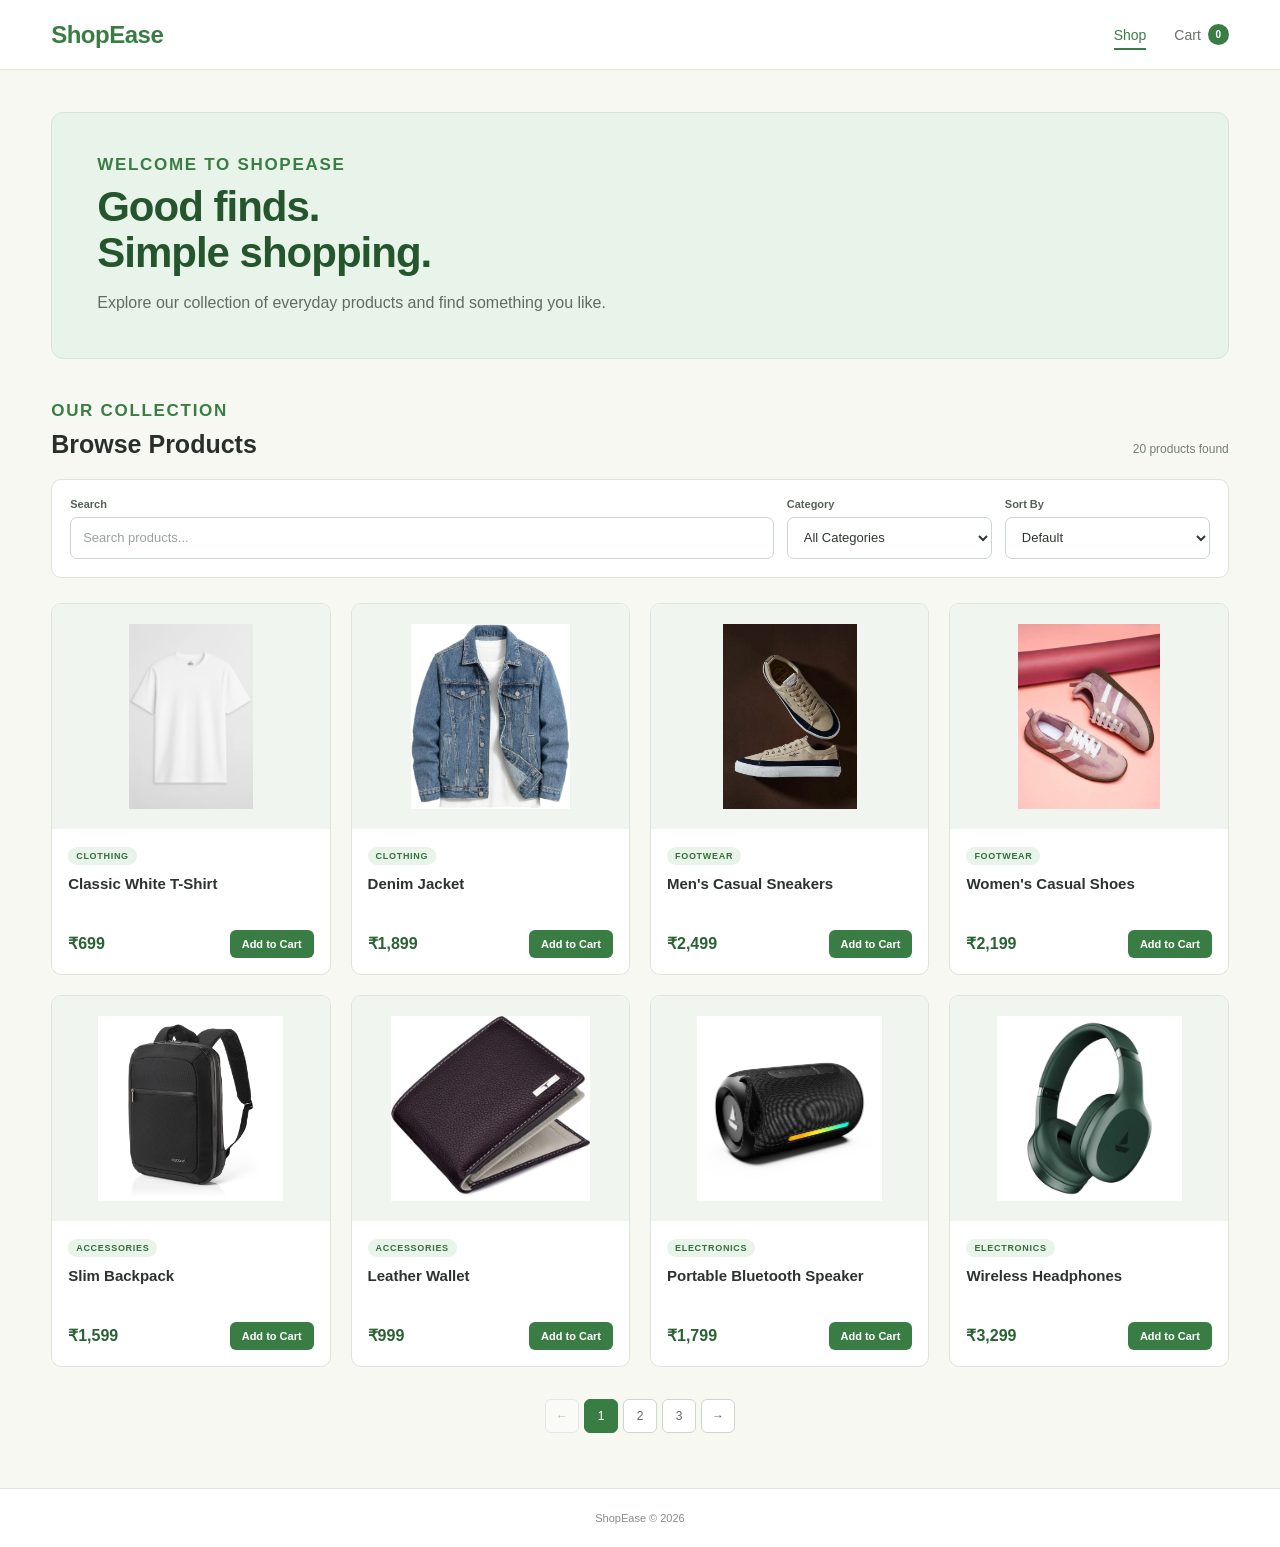
<file: index.html>
<!DOCTYPE html>
<html lang="en">
<head>
    <meta charset="UTF-8">
    <meta name="viewport" content="width=device-width, initial-scale=1.0">
    <title>ShopEase - Online Store</title>
    <link rel="stylesheet" href="css/style.css">
</head>

<body>

    <header class="navbar">
        <div class="nav-container">
            <a href="index.html" class="logo">ShopEase</a>

            <nav class="nav-links">
                <a href="index.html" class="active">Shop</a>
                <a href="cart.html" class="cart-link">
                    Cart
                    <span id="cartCount">0</span>
                </a>
            </nav>
        </div>
    </header>

    <main class="container">

        <section class="hero">
            <div class="hero-content">
                <p class="eyebrow">WELCOME TO SHOPEASE</p>

                <h1>Good finds.<br>Simple shopping.</h1>

                <p class="hero-text">
                    Explore our collection of everyday products and find
                    something you like.
                </p>
            </div>
        </section>

        <section class="catalog-section">

            <div class="catalog-heading">
                <div>
                    <p class="eyebrow">OUR COLLECTION</p>
                    <h2>Browse Products</h2>
                </div>

                <p id="resultCount">Loading products...</p>
            </div>

            <div class="catalog-controls">

                <div class="search-box">
                    <label for="searchInput">Search</label>
                    <input
                        type="text"
                        id="searchInput"
                        placeholder="Search products..."
                        autocomplete="off"
                    >
                </div>
            
                <div class="category-box">
                    <label for="categoryFilter">Category</label>
                    <select id="categoryFilter">
                        <option value="all">All Categories</option>
                    </select>
                </div>

                <div class="sort-box">
                    <label for="sortSelect">Sort By</label>
                    <select id="sortSelect">
                        <option value="default">Default</option>
                        <option value="price-asc">Price: Low to High</option>
                        <option value="price-desc">Price: High to Low</option>
                        <option value="name-asc">Name: A to Z</option>
                        <option value="name-desc">Name: Z to A</option>
                    </select>
                </div>

            </div>

            <div class="product-grid" id="productGrid">
            </div>

            <div class="empty-state" id="emptyState" hidden>
                <h2>No products found</h2>
                <p>Try changing your search or category filter.</p>
            </div>

            <nav
                class="pagination"
                id="pagination"
                aria-label="Product pagination">
            </nav>

        </section>

    </main>

    <footer class="footer">
        <p>ShopEase &copy; 2026</p>
    </footer>

    <script src="js/products.js"></script>

</body>
</html>
</file>
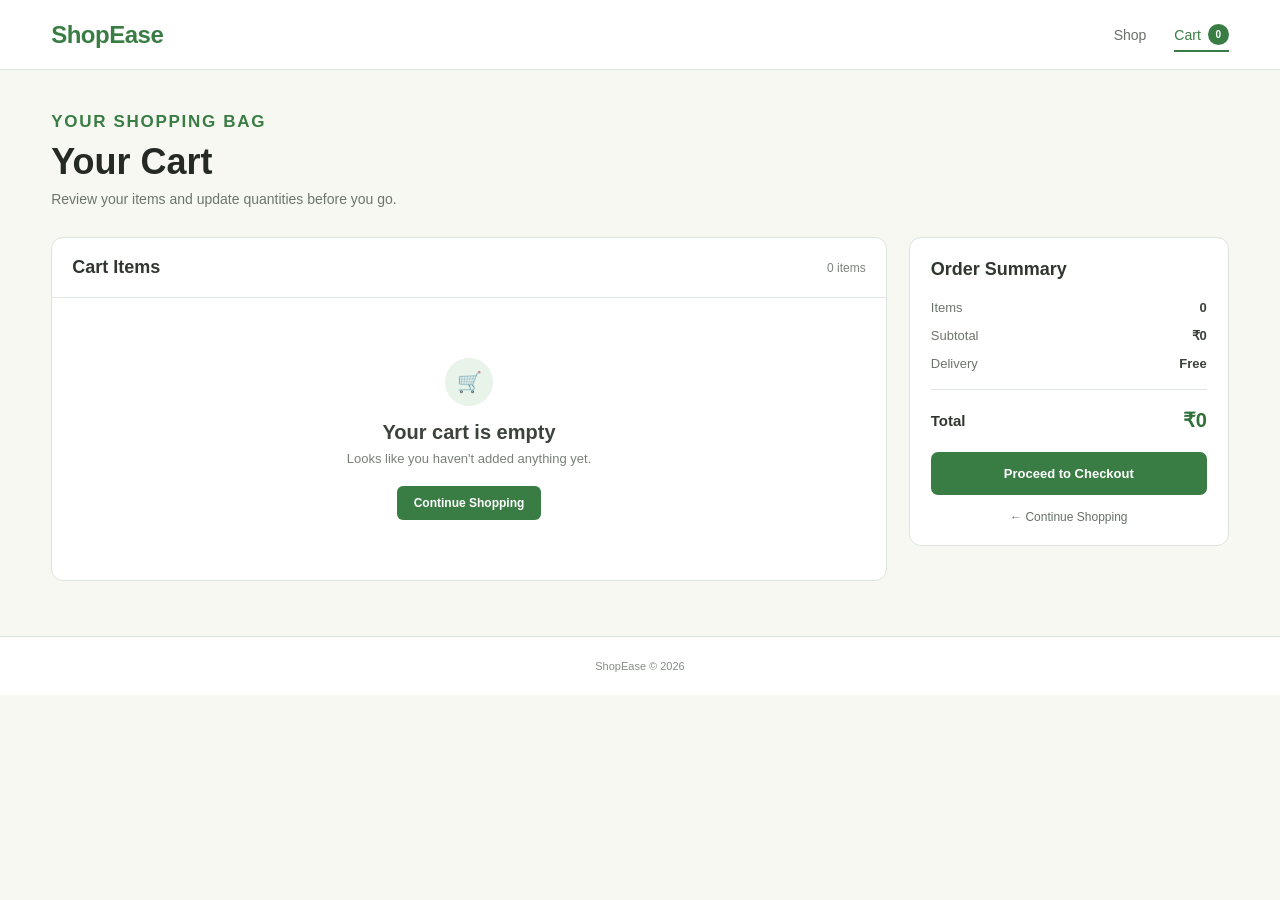
<file: cart.html>
<!DOCTYPE html>
<html lang="en">
<head>
    <meta charset="UTF-8">
    <meta name="viewport" content="width=device-width, initial-scale=1.0">
    <title>Your Cart - ShopEase</title>
    <link rel="stylesheet" href="css/style.css">
</head>

<body>

    <header class="navbar">
        <div class="nav-container">
            <a href="index.html" class="logo">ShopEase</a>

            <nav class="nav-links">
                <a href="index.html">Shop</a>
                <a href="cart.html" class="cart-link active">
                    Cart
                    <span id="cartCount">0</span>
                </a>
            </nav>
        </div>
    </header>

    <main class="container">

        <section class="cart-header">
            <p class="eyebrow">YOUR SHOPPING BAG</p>
            <h1>Your Cart</h1>
            <p class="cart-subtitle">
                Review your items and update quantities before you go.
            </p>
        </section>

        <section class="cart-layout">

            <div class="cart-items-section">

                <div class="cart-items-header">
                    <h2>Cart Items</h2>
                    <span id="cartItemCount">0 items</span>
                </div>

                <div id="cartItems">
                </div>

                <div class="empty-cart" id="emptyCart" hidden>
                    <div class="empty-cart-icon">🛒</div>
                    <h2>Your cart is empty</h2>
                    <p>
                        Looks like you haven't added anything yet.
                    </p>
                    <a href="index.html" class="continue-shopping">
                        Continue Shopping
                    </a>
                </div>

            </div>

            <aside class="cart-summary">

                <h2>Order Summary</h2>

                <div class="summary-row">
                    <span>Items</span>
                    <span id="summaryItemCount">0</span>
                </div>

                <div class="summary-row">
                    <span>Subtotal</span>
                    <span id="cartSubtotal">$0.00</span>
                </div>

                <div class="summary-row">
                    <span>Delivery</span>
                    <span>Free</span>
                </div>

                <div class="summary-divider"></div>

                <div class="summary-total">
                    <span>Total</span>
                    <span id="cartTotal">$0.00</span>
                </div>

                <button id="checkoutBtn" class="checkout-btn">
                    Proceed to Checkout
                </button>

                <a href="index.html" class="continue-shopping-link">
                    ← Continue Shopping
                </a>

            </aside>

        </section>

    </main>

    <footer class="footer">
        <p>ShopEase &copy; 2026</p>
    </footer>

    <script src="js/cart.js"></script>

</body>
</html>
</file>
<file: css/style.css>
* {
    margin: 0;
    padding: 0;
    box-sizing: border-box;
}

body {
    font-family: Arial, Helvetica, sans-serif;
    background: #f7f8f2;
    color: #252a25;
    min-height: 100vh;
}

a {
    text-decoration: none;
    color: inherit;
}

button,
input,
select {
    font: inherit;
}

.navbar {
    position: sticky;
    top: 0;
    z-index: 1000;
    background: #ffffff;
    border-bottom: 1px solid #dce5dc;
}
.nav-container {
    width: 92%;
    max-width: 1200px;
    min-height: 68px;
    margin: 0 auto;
    display: flex;
    align-items: center;
    justify-content: space-between;
}

.logo {
    color: #3a7d44;
    font-size: 24px;
    font-weight: 700;
    letter-spacing: -0.5px;
}

.nav-links {
    display: flex;
    align-items: center;
    gap: 28px;
}

.nav-links a {
    position: relative;
    color: #667066;
    font-size: 14px;
    padding: 24px 0;
}

.nav-links a:hover,
.nav-links a.active {
    color: #3a7d44;
}

.nav-links a.active::after {
    content: "";
    position: absolute;
    left: 0;
    right: 0;
    bottom: 17px;
    height: 2px;
    background: #3a7d44;
}

.cart-link {
    display: flex;
    align-items: center;
    gap: 7px;
}

#cartCount {
    min-width: 21px;
    height: 21px;
    padding: 0 5px;
    display: inline-flex;
    align-items: center;
    justify-content: center;
    border-radius: 50%;
    background: #3a7d44;
    color: #ffffff;
    font-size: 10px;
    font-weight: 700;
}

.container {
    width: 92%;
    max-width: 1200px;
    margin: 0 auto;
    padding: 42px 0 55px;
}

.hero {
    padding: 42px 45px;
    margin-bottom: 42px;
    border-radius: 12px;
    background: #e8f3e9;
    border: 1px solid #d4e5d6;
}

.eyebrow {
    margin-bottom: 9px;
    color: #3a7d44;
    font-size: 17px;
    font-weight: 700;
    letter-spacing: 1.7px;
}

.hero h1 {
    color: #24552d;
    font-size: 42px;
    line-height: 1.1;
    letter-spacing: -1px;
}

.hero-text {
    max-width: 520px;
    margin-top: 14px;
    color: #5f6d61;
    font-size: 16px;
    line-height: 1.6;
}

.catalog-section {
    width: 100%;
}

.catalog-heading {
    display: flex;
    align-items: flex-end;
    justify-content: space-between;
    gap: 20px;
    margin-bottom: 20px;
}

.catalog-heading h2 {
    color: #292f2a;
    font-size: 25px;
}

#resultCount {
    color: #747d75;
    font-size: 12px;
    padding-bottom: 3px;
}

.catalog-controls {
    display: grid;
    grid-template-columns: minmax(0, 1fr) 205px 205px;
    gap: 13px;
    padding: 18px;
    margin-bottom: 25px;
    background: #ffffff;
    border: 1px solid #dce5dc;
    border-radius: 10px;
}

.catalog-controls label {
    display: block;
    margin-bottom: 7px;
    color: #566057;
    font-size: 11px;
    font-weight: 700;
}

.catalog-controls input,
.catalog-controls select {
    width: 100%;
    height: 42px;
    padding: 0 12px;
    border: 1px solid #ccd7cd;
    border-radius: 7px;
    outline: none;
    background: #ffffff;
    color: #303730;
    font-size: 13px;
}

.catalog-controls input::placeholder {
    color: #9aa29b;
}

.catalog-controls input:focus,
.catalog-controls select:focus {
    border-color: #3a7d44;
    box-shadow: 0 0 0 3px #e8f3e9;
}

.product-grid {
    display: grid;
    grid-template-columns: repeat(4, 1fr);
    gap: 20px;
}

.product-card {
    overflow: hidden;
    background: #ffffff;
    border: 1px solid #dce5dc;
    border-radius: 10px;
    transition: transform 0.2s ease, box-shadow 0.2s ease;
}

.product-card:hover {
    transform: translateY(-3px);
    box-shadow: 0 7px 18px rgba(47, 85, 52, 0.1);
}

.product-image-link {
    display: block;
    overflow: hidden;
    background: #f1f5ef;
}

.product-image {
    width: 100%;
    height: 225px;
    display: block;
    padding: 20px;
    object-fit: contain;
    transition: transform 0.25s ease;
}

.product-card:hover .product-image {
    transform: scale(1.04);
}

.product-info {
    padding: 16px;
}

.product-category {
    display: inline-block;
    margin-bottom: 8px;
    padding: 4px 8px;
    border-radius: 20px;
    background: #e8f3e9;
    color: #35703d;
    font-size: 9px;
    font-weight: 700;
    letter-spacing: 0.7px;
    text-transform: uppercase;
}

.product-name {
    display: block;
    min-height: 42px;
    color: #2c322d;
    font-size: 15px;
    font-weight: 600;
    line-height: 1.4;
}

.product-name:hover {
    color: #3a7d44;
}

.product-bottom {
    display: flex;
    align-items: center;
    justify-content: space-between;
    gap: 9px;
    margin-top: 15px;
}

.product-price {
    color: #2b6233;
    font-size: 16px;
    font-weight: 700;
}

.add-cart-btn {
    border: 0;
    border-radius: 6px;
    padding: 8px 12px;
    background: #3a7d44;
    color: #ffffff;
    font-size: 11px;
    font-weight: 700;
    cursor: pointer;
    transition: background 0.2s ease, transform 0.2s ease;
}

.add-cart-btn:hover {
    background: #2f7139;
    transform: translateY(-1px);
}

.pagination {
    display: flex;
    justify-content: center;
    align-items: center;
    gap: 5px;
    margin-top: 32px;
}

.pagination button {
    min-width: 34px;
    height: 34px;
    padding: 0 9px;
    border: 1px solid #ccd7cd;
    border-radius: 6px;
    background: #ffffff;
    color: #5f695f;
    cursor: pointer;
    font-size: 12px;
}

.pagination button:hover {
    border-color: #3a7d44;
    color: #3a7d44;
}

.pagination button.active {
    border-color: #3a7d44;
    background: #3a7d44;
    color: #ffffff;
}

.pagination button:disabled {
    opacity: 0.45;
    cursor: not-allowed;
}

.empty-state {
    padding: 65px 20px;
    border: 1px solid #dce5dc;
    border-radius: 10px;
    background: #ffffff;
    text-align: center;
}

.empty-state h2 {
    margin-bottom: 8px;
    color: #39423a;
    font-size: 21px;
}

.empty-state p {
    color: #788078;
    font-size: 13px;
}

.footer {
    padding: 23px;
    border-top: 1px solid #dce5dc;
    background: #ffffff;
    text-align: center;
}

.footer p {
    color: #858d86;
    font-size: 11px;
}

@media (max-width: 1050px) {
    .product-grid {
        grid-template-columns: repeat(3, 1fr);
    }

    .catalog-controls {
        grid-template-columns: 1fr 1fr;
    }

    .search-box {
        grid-column: 1 / -1;
    }
}

@media (max-width: 720px) {
    .nav-container {
        width: 94%;
    }

    .container {
        width: 94%;
        padding-top: 32px;
    }

    .hero {
        padding: 34px 28px;
    }

    .hero h1 {
        font-size: 34px;
    }

    .catalog-heading {
        align-items: flex-start;
        flex-direction: column;
        gap: 8px;
    }

    .product-grid {
        grid-template-columns: repeat(2, 1fr);
        gap: 15px;
    }

    .product-image {
        height: 195px;
        padding: 16px;
    }

    .catalog-controls {
        grid-template-columns: 1fr;
    }

    .search-box {
        grid-column: auto;
    }
}

@media (max-width: 470px) {
    .nav-container {
        min-height: 62px;
    }

    .logo {
        font-size: 21px;
    }

    .nav-links {
        gap: 15px;
    }

    .nav-links a {
        padding: 22px 0;
        font-size: 12px;
    }

    .nav-links a.active::after {
        bottom: 14px;
    }

    .container {
        padding-top: 28px;
    }

    .hero {
        padding: 30px 22px;
    }

    .hero h1 {
        font-size: 30px;
    }

    .product-grid {
        grid-template-columns: 1fr;
    }

    .product-image {
        height: 250px;
    }

    .product-info {
        padding: 15px;
    }
}

.back-link {
    display: inline-block;
    margin-bottom: 25px;
    color: #4f6853;
    font-size: 13px;
    font-weight: 600;
}

.back-link:hover {
    color: #3a7d44;
}

.product-details {
    display: grid;
    grid-template-columns: 1fr 1fr;
    gap: 45px;
    padding: 30px;
    background: #ffffff;
    border: 1px solid #dce5dc;
    border-radius: 12px;
}

.product-detail-image {
    min-height: 480px;
    display: flex;
    align-items: center;
    justify-content: center;
    border-radius: 10px;
    background: #f1f5ef;
}

.product-detail-image img {
    width: 100%;
    height: 440px;
    padding: 35px;
    object-fit: contain;
}

.product-detail-content {
    display: flex;
    flex-direction: column;
    justify-content: center;
    padding: 15px 10px;
}

.product-detail-category {
    display: inline-block;
    width: fit-content;
    margin-bottom: 12px;
    padding: 5px 10px;
    border-radius: 20px;
    background: #e8f3e9;
    color: #35703d;
    font-size: 10px;
    font-weight: 700;
    letter-spacing: 0.8px;
    text-transform: uppercase;
}

.product-detail-content h1 {
    max-width: 500px;
    color: #252a25;
    font-size: 34px;
    line-height: 1.2;
}

.product-detail-price {
    margin-top: 16px;
    color: #2f7139;
    font-size: 25px;
    font-weight: 700;
}

.product-divider {
    width: 100%;
    height: 1px;
    margin: 22px 0;
    background: #dce5dc;
}

.product-description {
    max-width: 520px;
    color: #687269;
    font-size: 14px;
    line-height: 1.7;
}

.detail-add-cart-btn {
    width: fit-content;
    margin-top: 25px;
    padding: 12px 24px;
    border: 0;
    border-radius: 7px;
    background: #3a7d44;
    color: #ffffff;
    font-size: 13px;
    font-weight: 700;
    cursor: pointer;
    transition: background 0.2s ease, transform 0.2s ease;
}

.detail-add-cart-btn:hover {
    background: #2f7139;
    transform: translateY(-1px);
}

.cart-message {
    min-height: 18px;
    margin-top: 10px;
    color: #3a7d44;
    font-size: 12px;
    font-weight: 600;
    opacity: 0;
    transition: opacity 0.2s ease;
}

.cart-message.show {
    opacity: 1;
}

.product-error {
    padding: 70px 20px;
    background: #ffffff;
    border: 1px solid #dce5dc;
    border-radius: 12px;
    text-align: center;
}

.product-error h2 {
    margin-bottom: 8px;
    color: #343b35;
    font-size: 23px;
}

.product-error p {
    margin-bottom: 20px;
    color: #737c74;
    font-size: 13px;
}

.back-to-shop {
    display: inline-block;
    padding: 10px 17px;
    border-radius: 6px;
    background: #3a7d44;
    color: #ffffff;
    font-size: 12px;
    font-weight: 700;
}

.back-to-shop:hover {
    background: #2f7139;
}

.cart-header {
    margin-bottom: 30px;
}

.cart-header h1 {
    color: #252a25;
    font-size: 36px;
}

.cart-subtitle {
    margin-top: 8px;
    color: #6d756c;
    font-size: 14px;
}

.cart-layout {
    display: grid;
    grid-template-columns: minmax(0, 1fr) 320px;
    align-items: start;
    gap: 22px;
}

.cart-items-section,
.cart-summary {
    background: #ffffff;
    border: 1px solid #dce5dc;
    border-radius: 12px;
}

.cart-items-header {
    display: flex;
    align-items: center;
    justify-content: space-between;
    padding: 19px 20px;
    border-bottom: 1px solid #e1e7e1;
}

.cart-items-header h2,
.cart-summary h2 {
    color: #303730;
    font-size: 18px;
}

#cartItemCount {
    color: #7b847c;
    font-size: 12px;
}

.cart-item {
    display: grid;
    grid-template-columns: 85px minmax(0, 1fr) auto;
    align-items: center;
    gap: 15px;
    padding: 17px 20px;
    border-bottom: 1px solid #e7ece7;
}

.cart-item:last-child {
    border-bottom: 0;
}

.cart-item-image {
    width: 85px;
    height: 85px;
    padding: 8px;
    border-radius: 8px;
    background: #f1f5ef;
    object-fit: contain;
}

.cart-item-info {
    min-width: 0;
}

.cart-item-category {
    display: block;
    margin-bottom: 5px;
    color: #3a7d44;
    font-size: 9px;
    font-weight: 700;
    letter-spacing: 0.7px;
    text-transform: uppercase;
}

.cart-item-title {
    display: block;
    color: #303730;
    font-size: 14px;
    font-weight: 600;
    line-height: 1.4;
}

.cart-item-price {
    margin-top: 5px;
    color: #687269;
    font-size: 12px;
}

.cart-item-actions {
    display: flex;
    align-items: center;
    gap: 15px;
}

.quantity-control {
    display: flex;
    align-items: center;
    border: 1px solid #ccd7cd;
    border-radius: 6px;
    overflow: hidden;
}

.quantity-control button {
    width: 30px;
    height: 30px;
    border: 0;
    background: #f5f8f4;
    color: #3a7d44;
    cursor: pointer;
    font-size: 15px;
    font-weight: 700;
}

.quantity-control button:hover {
    background: #e8f3e9;
}

.quantity-control span {
    min-width: 32px;
    text-align: center;
    color: #353c36;
    font-size: 12px;
    font-weight: 600;
}

.cart-item-total {
    min-width: 70px;
    color: #2f7139;
    font-size: 14px;
    font-weight: 700;
    text-align: right;
}

.remove-item {
    border: 0;
    background: transparent;
    color: #8b928b;
    cursor: pointer;
    font-size: 11px;
}

.remove-item:hover {
    color: #b24f4f;
    text-decoration: underline;
}

.cart-summary {
    padding: 21px;
}

.cart-summary h2 {
    margin-bottom: 20px;
}

.summary-row {
    display: flex;
    align-items: center;
    justify-content: space-between;
    margin-bottom: 13px;
    color: #6c756d;
    font-size: 13px;
}

.summary-row span:last-child {
    color: #3a423b;
    font-weight: 600;
}

.summary-divider {
    height: 1px;
    margin: 18px 0;
    background: #dfe6df;
}

.summary-total {
    display: flex;
    align-items: center;
    justify-content: space-between;
    margin-bottom: 20px;
}

.summary-total span:first-child {
    color: #303730;
    font-size: 15px;
    font-weight: 700;
}

.summary-total span:last-child {
    color: #2f7139;
    font-size: 20px;
    font-weight: 700;
}

.checkout-btn {
    width: 100%;
    height: 43px;
    border: 0;
    border-radius: 7px;
    background: #3a7d44;
    color: #ffffff;
    font-size: 13px;
    font-weight: 700;
    cursor: pointer;
}

.checkout-btn:hover {
    background: #2f7139;
}

.continue-shopping-link {
    display: block;
    margin-top: 15px;
    color: #667066;
    font-size: 12px;
    text-align: center;
}

.continue-shopping-link:hover {
    color: #3a7d44;
}

.empty-cart {
    padding: 60px 20px;
    text-align: center;
}

.empty-cart-icon {
    width: 48px;
    height: 48px;
    margin: 0 auto 15px;
    display: flex;
    align-items: center;
    justify-content: center;
    border-radius: 50%;
    background: #e8f3e9;
    font-size: 20px;
}

.empty-cart h2 {
    margin-bottom: 7px;
    color: #3b433c;
    font-size: 20px;
}

.empty-cart p {
    margin-bottom: 20px;
    color: #788078;
    font-size: 13px;
}

.continue-shopping {
    display: inline-block;
    padding: 10px 17px;
    border-radius: 6px;
    background: #3a7d44;
    color: #ffffff;
    font-size: 12px;
    font-weight: 700;
}

.continue-shopping:hover {
    background: #2f7139;
}

@media (max-width: 850px) {
    .product-details {
        grid-template-columns: 1fr;
        gap: 25px;
    }

    .product-detail-image {
        min-height: 400px;
    }

    .product-detail-image img {
        height: 360px;
    }

    .cart-layout {
        grid-template-columns: 1fr;
    }

    .cart-summary {
        order: -1;
    }
}

@media (max-width: 600px) {
    .product-details {
        padding: 18px;
    }

    .product-detail-image {
        min-height: 320px;
    }

    .product-detail-image img {
        height: 290px;
        padding: 25px;
    }

    .product-detail-content h1 {
        font-size: 28px;
    }

    .cart-header h1 {
        font-size: 30px;
    }

    .cart-item {
        grid-template-columns: 65px minmax(0, 1fr);
        gap: 12px;
        padding: 15px;
    }

    .cart-item-image {
        width: 65px;
        height: 65px;
    }

    .cart-item-actions {
        grid-column: 1 / -1;
        justify-content: space-between;
        padding-left: 77px;
    }

    .cart-item-total {
        min-width: auto;
    }
}

@media (max-width: 420px) {
    .product-detail-image {
        min-height: 270px;
    }

    .product-detail-image img {
        height: 240px;
    }

    .detail-add-cart-btn {
        width: 100%;
    }

    .cart-item-actions {
        padding-left: 0;
    }

    .quantity-control button {
        width: 28px;
    }
}

.product-cart-control {
    display: flex;
    align-items: center;
}

.product-quantity-control {
    height: 34px;
    border: 1px solid #ccd7cd;
    border-radius: 6px;
    overflow: hidden;
    background: #ffffff;
}

.quantity-btn {
    width: 30px;
    height: 32px;
    border: 0;
    background: #f3f7f2;
    color: #35703d;
    font-size: 16px;
    font-weight: 700;
    line-height: 1;
    cursor: pointer;
    transition: background 0.2s ease, color 0.2s ease;
}

.quantity-btn:hover {
    background: #e8f3e9;
    color: #2f7139;
}

.product-quantity {
    min-width: 30px;
    height: 32px;
    display: inline-flex;
    align-items: center;
    justify-content: center;
    color: #303730;
    background: #ffffff;
    font-size: 12px;
    font-weight: 600;
}

.detail-quantity-control {
    width: fit-content;
    height: 44px;
    margin-top: 25px;
    border: 1px solid #ccd7cd;
    border-radius: 7px;
    overflow: hidden;
    background: #ffffff;
}

.detail-quantity-control .quantity-btn {
    width: 42px;
    height: 42px;
    font-size: 18px;
}

.detail-quantity-control .product-quantity {
    min-width: 45px;
    height: 42px;
    font-size: 14px;
}
</file>
